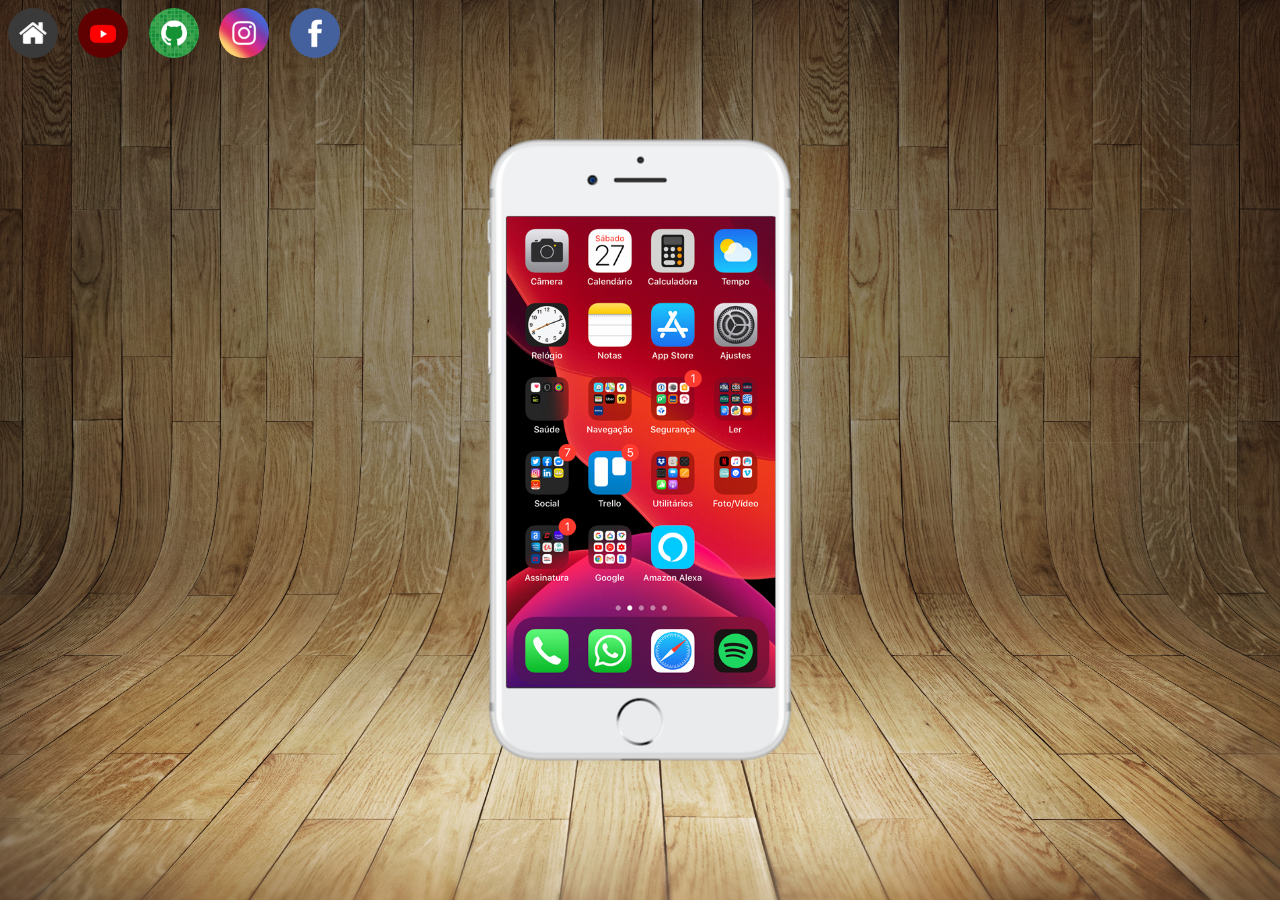
<file: index.html>
<!DOCTYPE html>
<html lang="pt-br">
<head>
    <meta charset="UTF-8">
    <meta name="viewport" content="width=device-width, initial-scale=1.0">
    <link rel="shortcut icon" href="favicon.ico" type="image/x-icon">
    <link rel="stylesheet" href="style.css">
    <title>Projeto rede sociais</title>
</head>
<body>
    <main>
        <section id="telefone">
            <iframe src="home.html" frameborder="0" name="tela" id="tela"></iframe>

        </section>
        <section id="botoes">
            <a href="home.html" target="tela"> <img src="imagens/logo-home.jpg" alt="home"></a> 
            <a href="youtube.html" target="tela" > <img src="imagens/logo-youtube.jpg" alt="youtube"></a> 
            <a href="github.html" target="tela"> <img src="imagens/logo-github.jpg" alt="github"></a> 
            <a href="instagram.html" target="tela"> <img src="imagens/logo-instagram.jpg" alt="intagram"></a> 
           <a href="facebook.html" target="tela"> <img src="imagens/logo-facebook.jpg" alt="facebook"></a> 


        </section>
    </main>
    
</body>
</html>
</file>
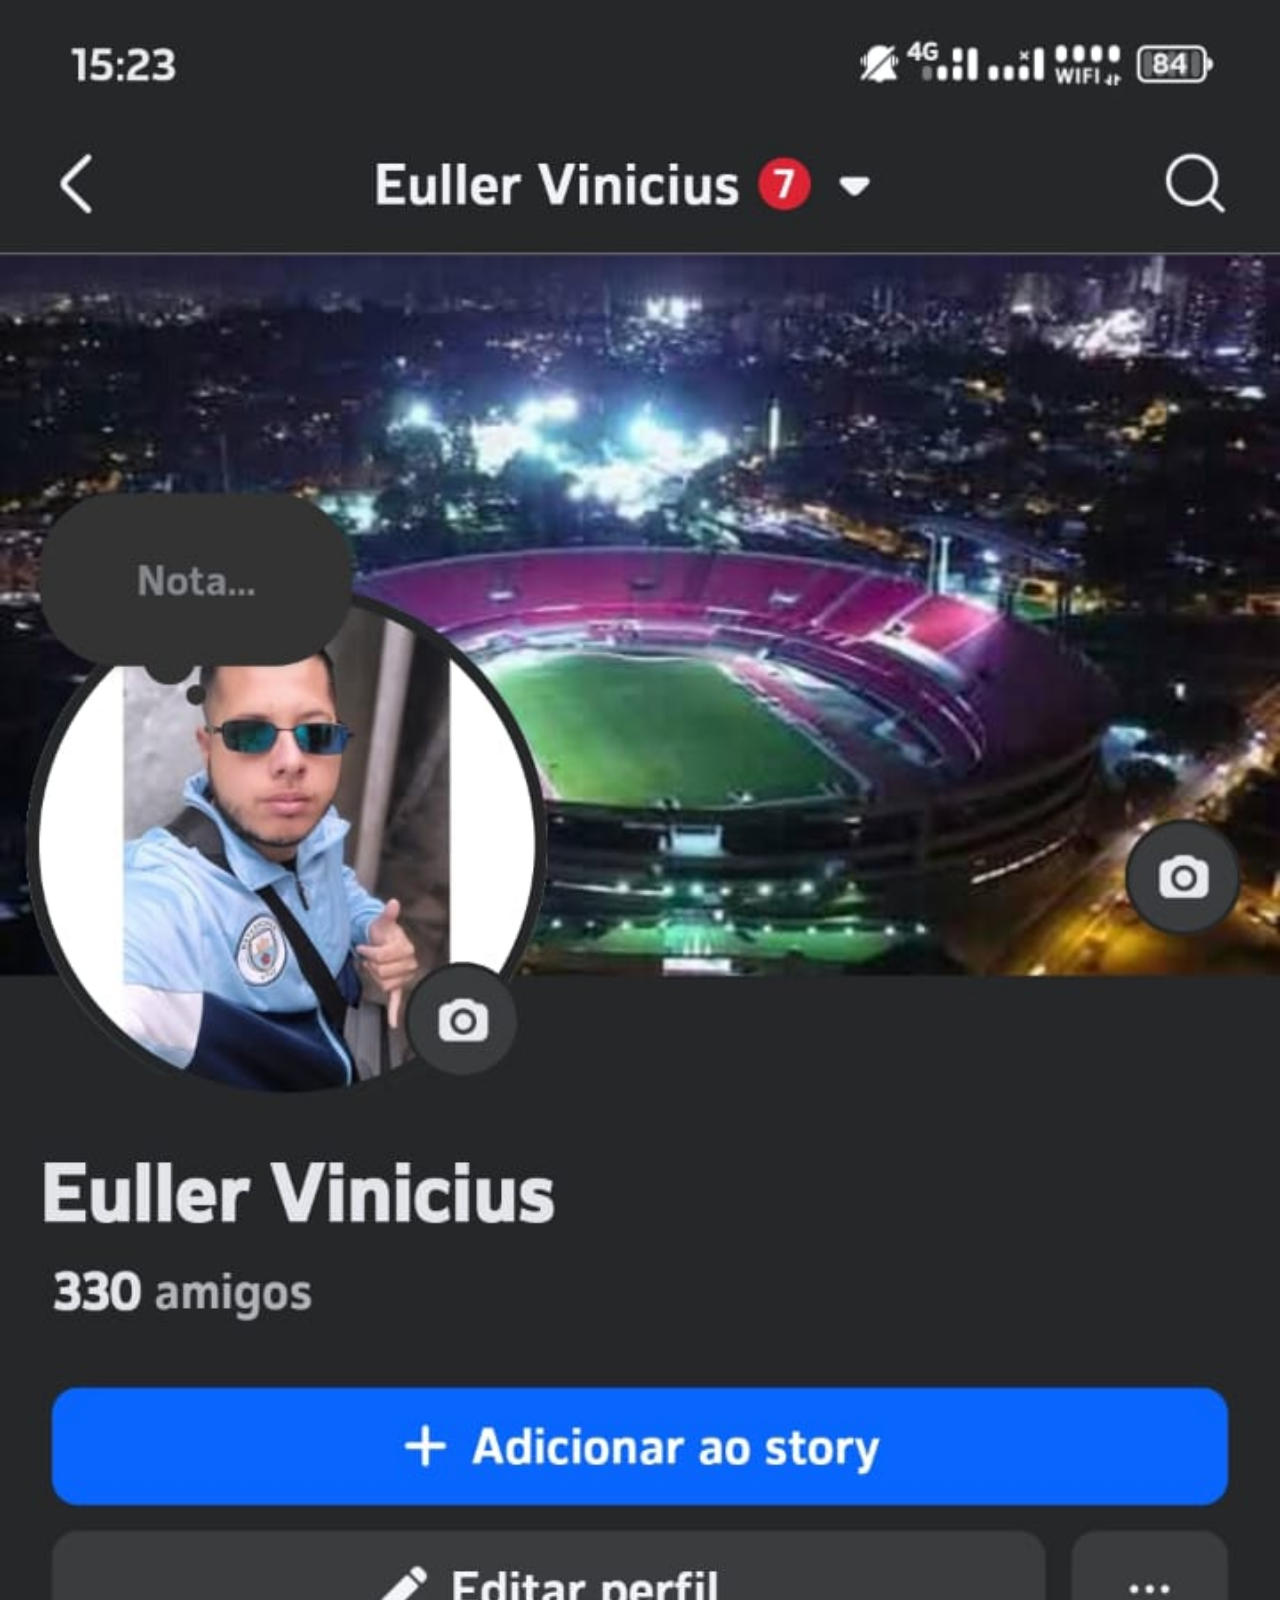
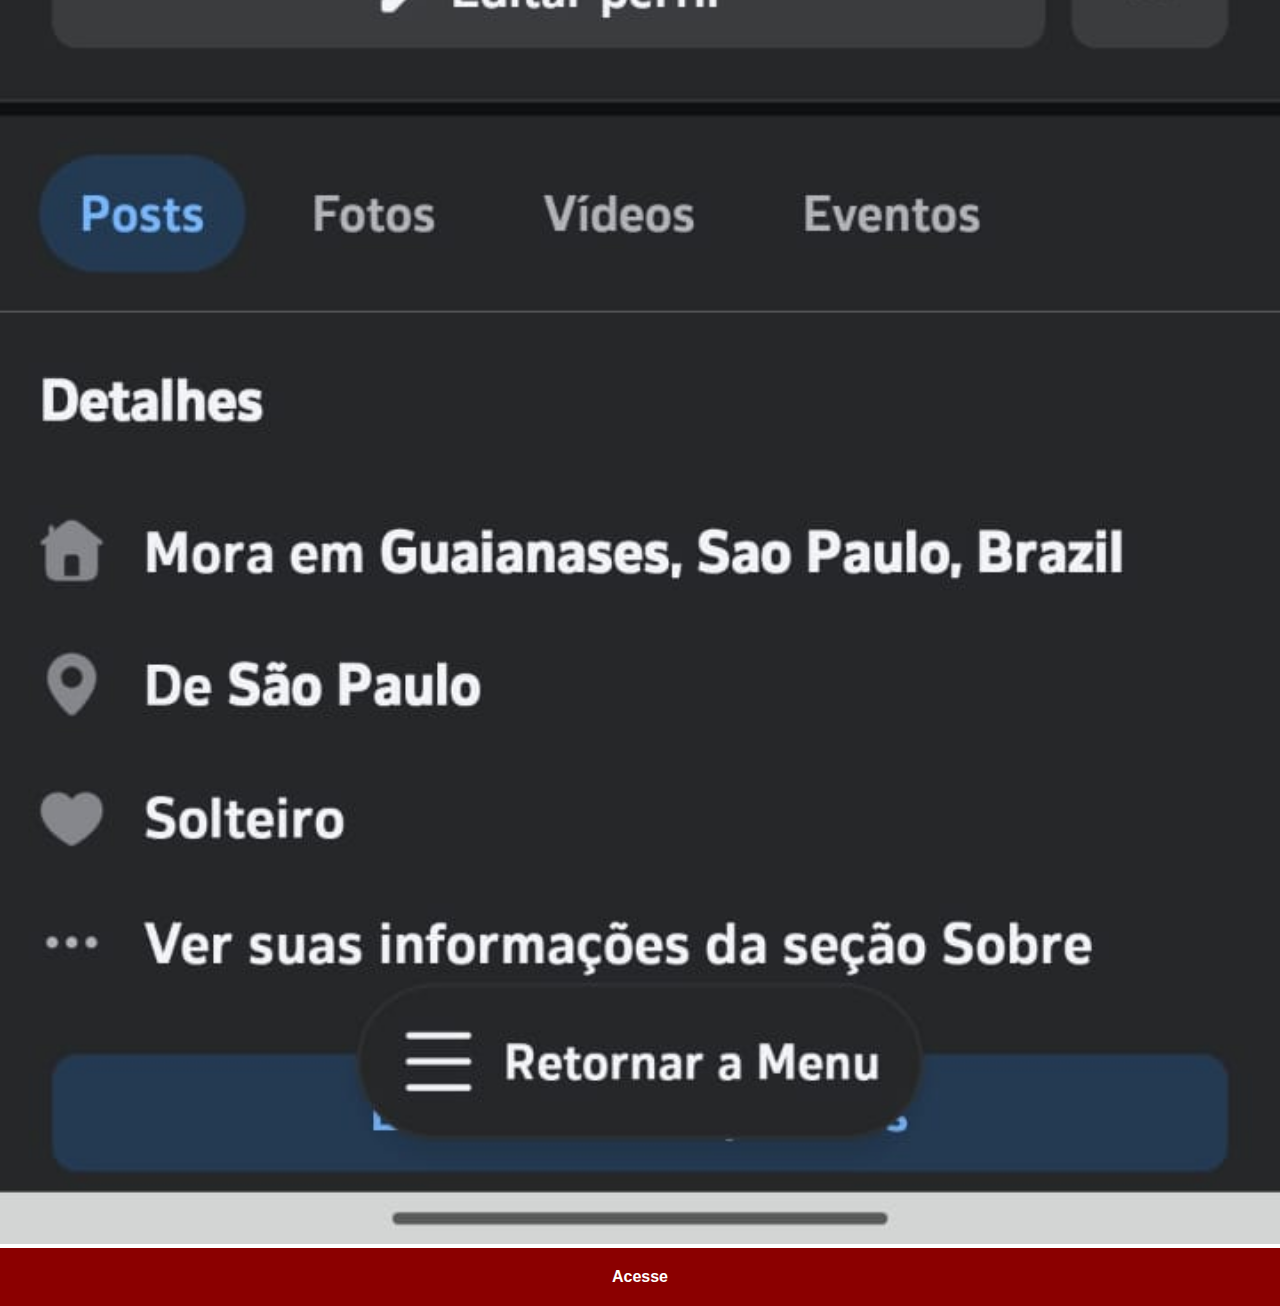
<file: facebook.html>
<!DOCTYPE html>
<html lang="pt-br">
<head>
    <meta charset="UTF-8">
    <meta name="viewport" content="width=device-width, initial-scale=1.0">
    <title>youtube</title>
    <style>
        *{
            margin: 0px;
            padding: 0px;
            font-family: Arial, Helvetica, sans-serif;
        }
        ::-webkit-scrollbar{
            width: 0px;
            height: 0px;
        }
        img{
            width: 100vw;

        }
        a{
            display: block;
            padding: 20px;
            background-color: darkred;
            color: white;
            text-align: center;
            text-decoration: none;
            font-weight: bolder;
        }
        a:hover{
            background-color: red;
        }

    </style>
</head>
<body>
    <img src="imagens/imagem facebook euller.jpg" alt="facebook">
    <a href="https://www.facebook.com/profile.php?id=100004625567285" target="_blank"> Acesse</a>
    
</body>
</html>
</file>
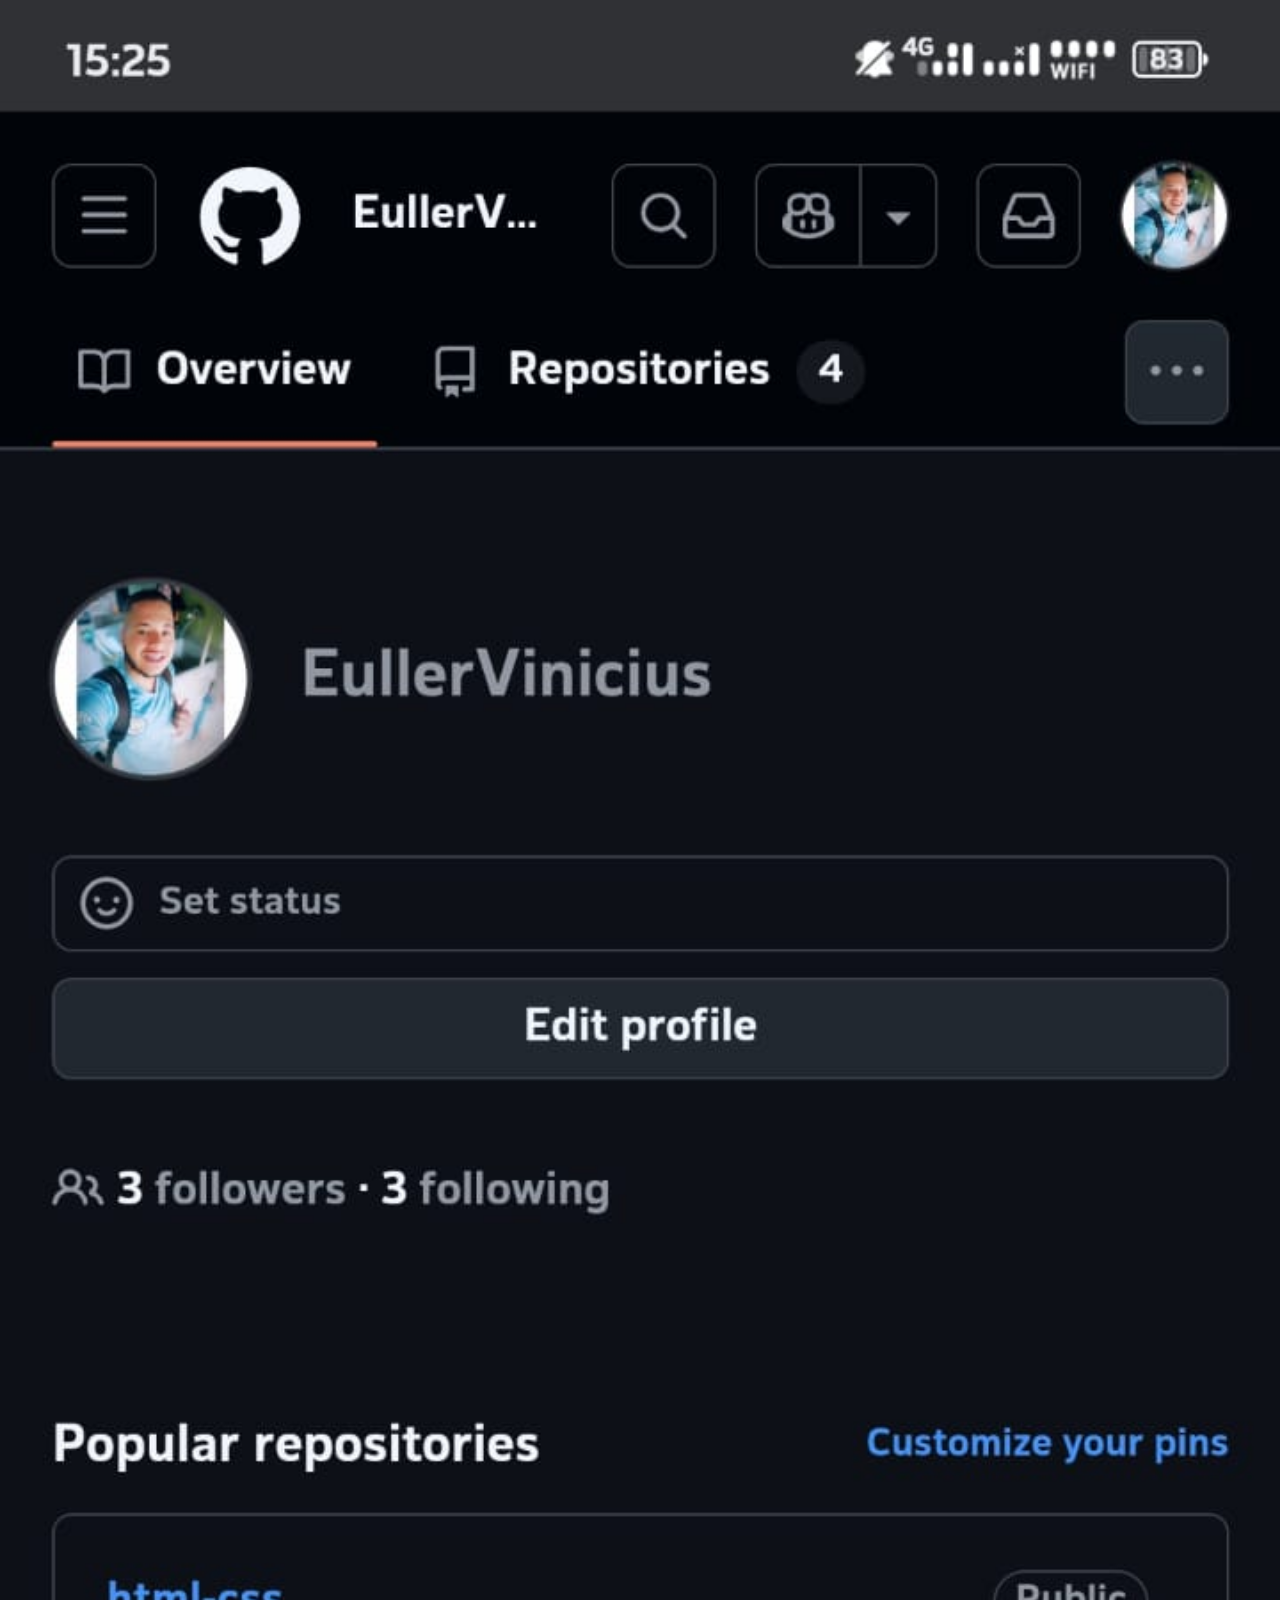
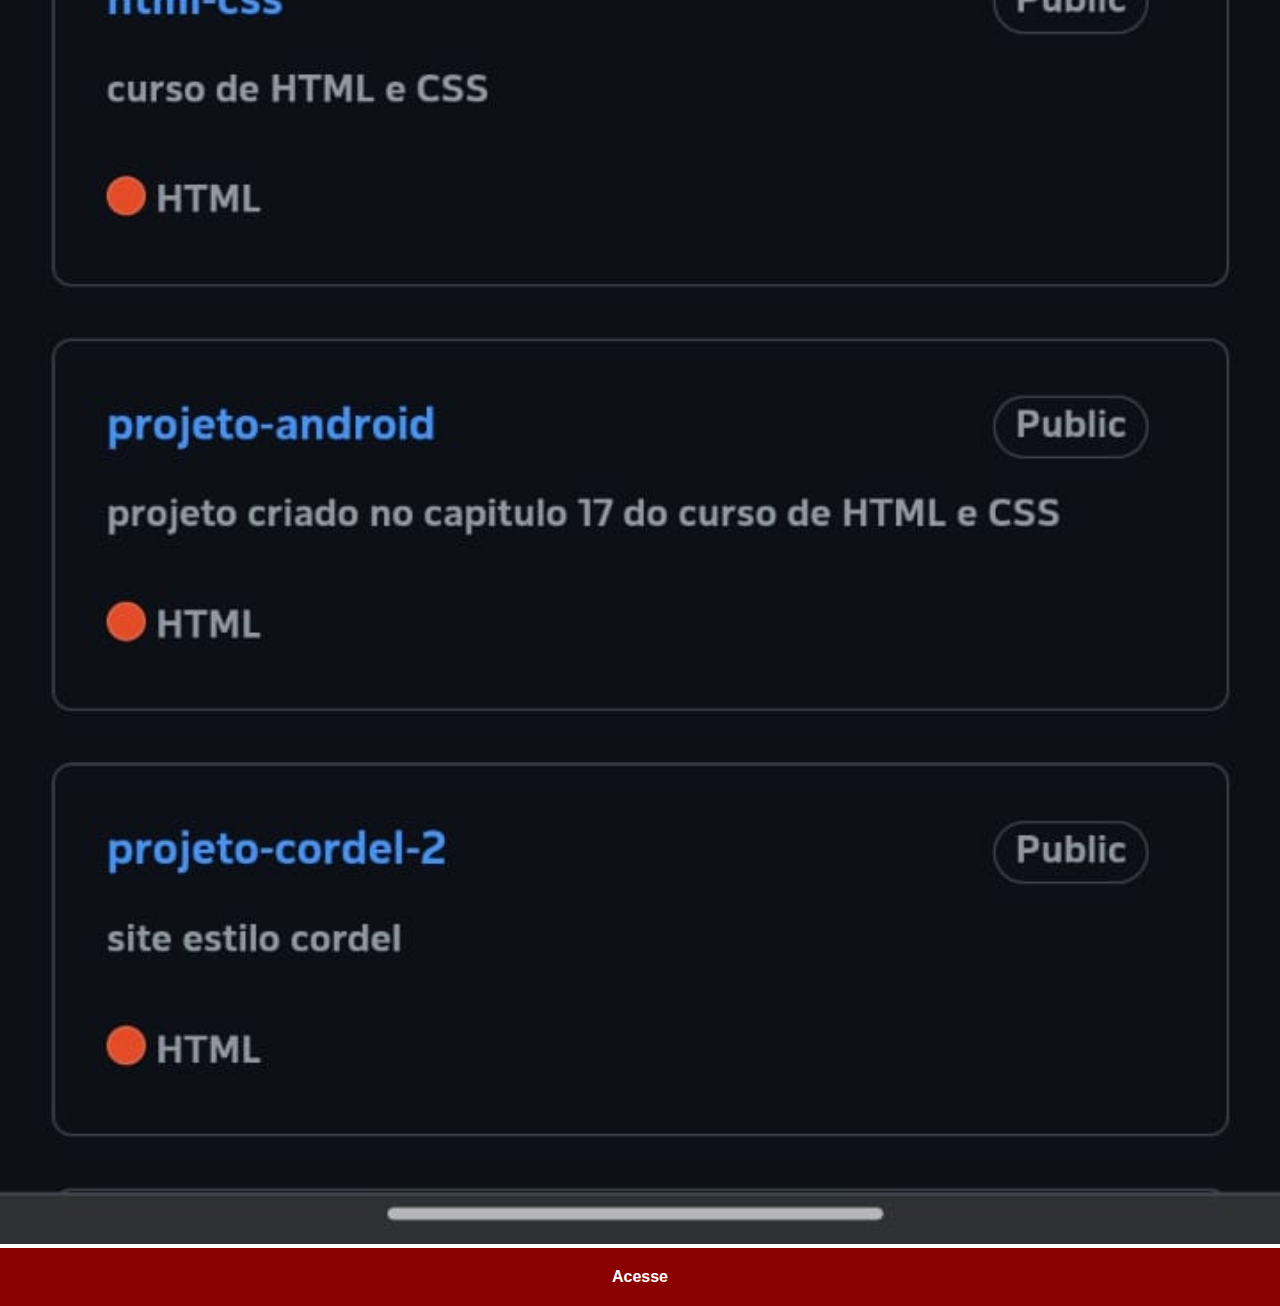
<file: github.html>
<!DOCTYPE html>
<html lang="pt-br">
<head>
    <meta charset="UTF-8">
    <meta name="viewport" content="width=device-width, initial-scale=1.0">
    <title>youtube</title>
    <style>
        *{
            margin: 0px;
            padding: 0px;
            font-family: Arial, Helvetica, sans-serif;
        }
        ::-webkit-scrollbar{
            width: 0px;
            height: 0px;
        }
        img{
            width: 100vw;

        }
        a{
            display: block;
            padding: 20px;
            background-color: darkred;
            color: white;
            text-align: center;
            text-decoration: none;
            font-weight: bolder;
        }
        a:hover{
            background-color: red;
        }

    </style>
</head>
<body>
    <img src="imagens/imagem github euller.jpg" alt="github">
    <a href="https://www.youtube.com/@Diversidademoderna01" target="_blank"> Acesse</a>
    
</body>
</html>
</file>
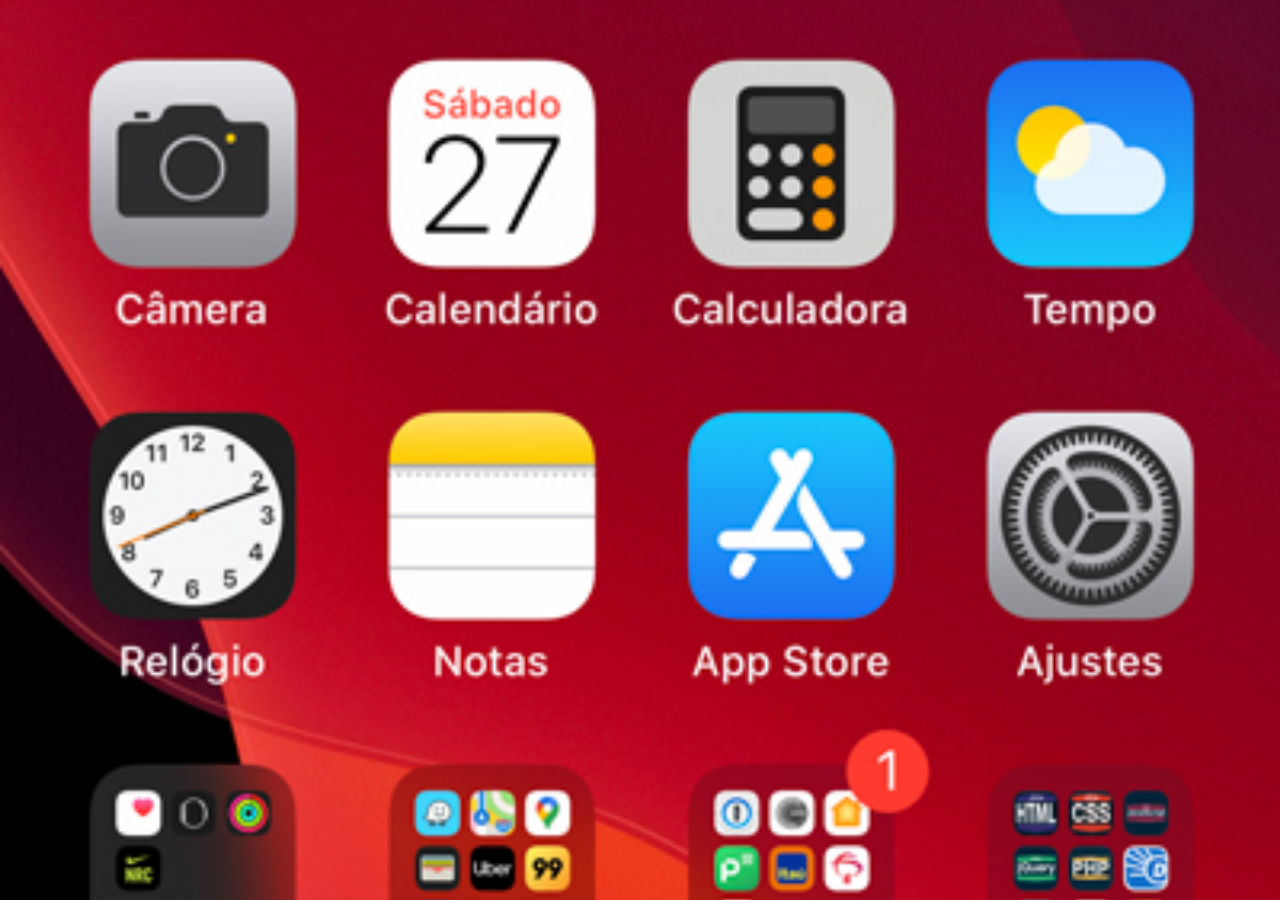
<file: home.html>
<!DOCTYPE html>
<html lang="pt-br">
<head>
    <meta charset="UTF-8">
    <meta name="viewport" content="width=device-width, initial-scale=1.0">
    <title>home</title>
    <style>
        *{
            margin: 0px;
            padding: 0px;
        }
        body{
            width: 100vw;
            height: 100vh;
           background: black url('imagens/tela-home.jpg') no-repeat top center;
            background-size: cover;
        }
    </style>
</head>
<body>
    
</body>
</html>
</file>
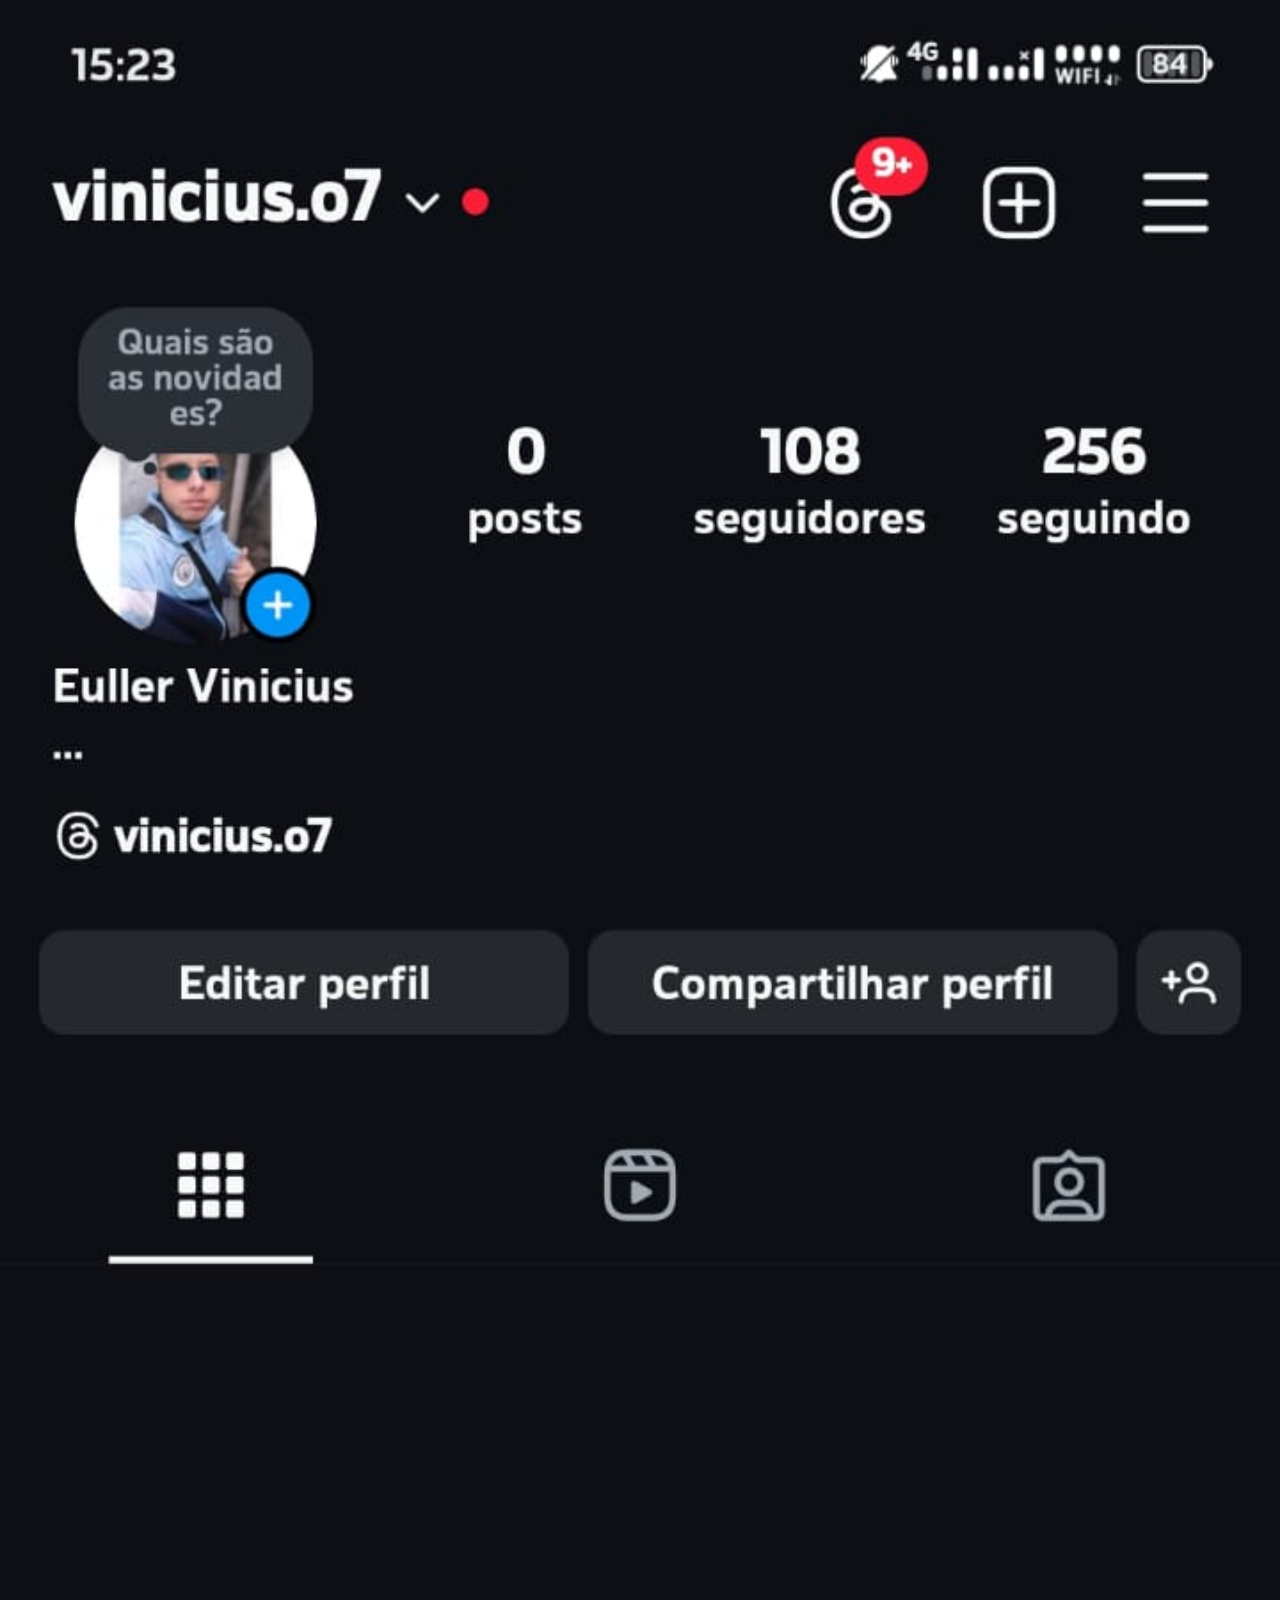
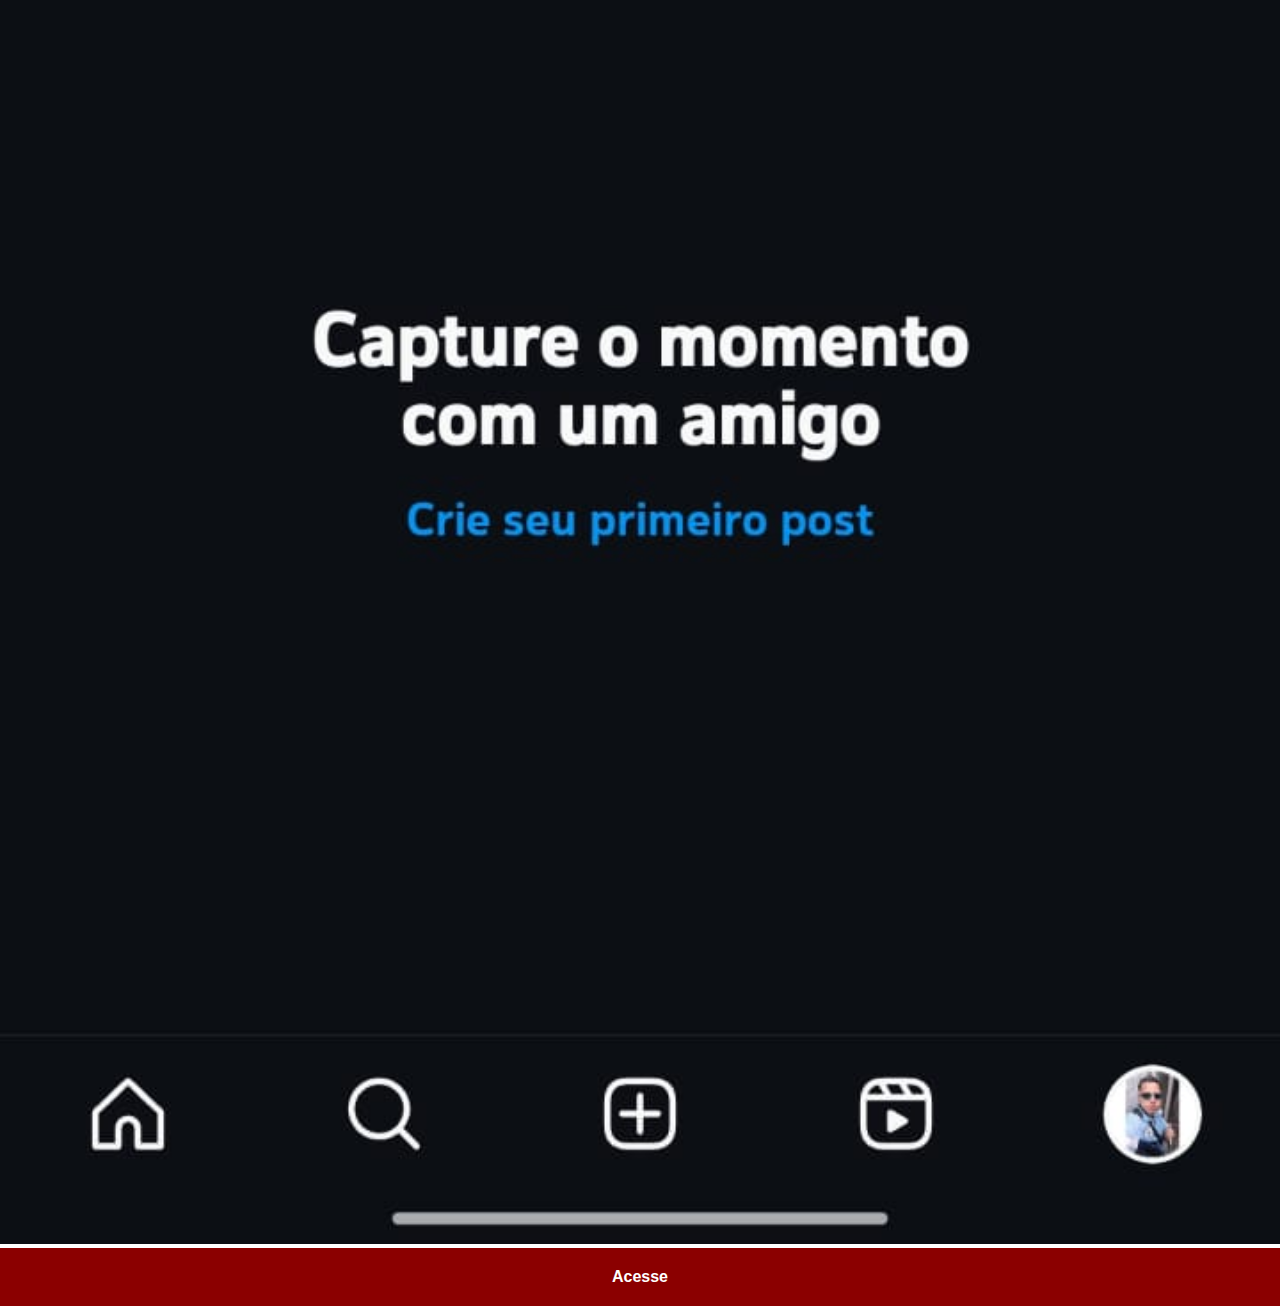
<file: instagram.html>
<!DOCTYPE html>
<html lang="pt-br">
<head>
    <meta charset="UTF-8">
    <meta name="viewport" content="width=device-width, initial-scale=1.0">
    <title>youtube</title>
    <style>
        *{
            margin: 0px;
            padding: 0px;
            font-family: Arial, Helvetica, sans-serif;
        }
        ::-webkit-scrollbar{
            width: 0px;
            height: 0px;
        }
        img{
            width: 100vw;

        }
        a{
            display: block;
            padding: 20px;
            background-color: darkred;
            color: white;
            text-align: center;
            text-decoration: none;
            font-weight: bolder;
        }
        a:hover{
            background-color: red;
        }

    </style>
</head>
<body>
    <img src="imagens/imagem instagram euller.jpg" alt="instagram">
    <a href="https://www.instagram.com/vinicius.o7/" target="_blank"> Acesse</a>
    
</body>
</html>
</file>
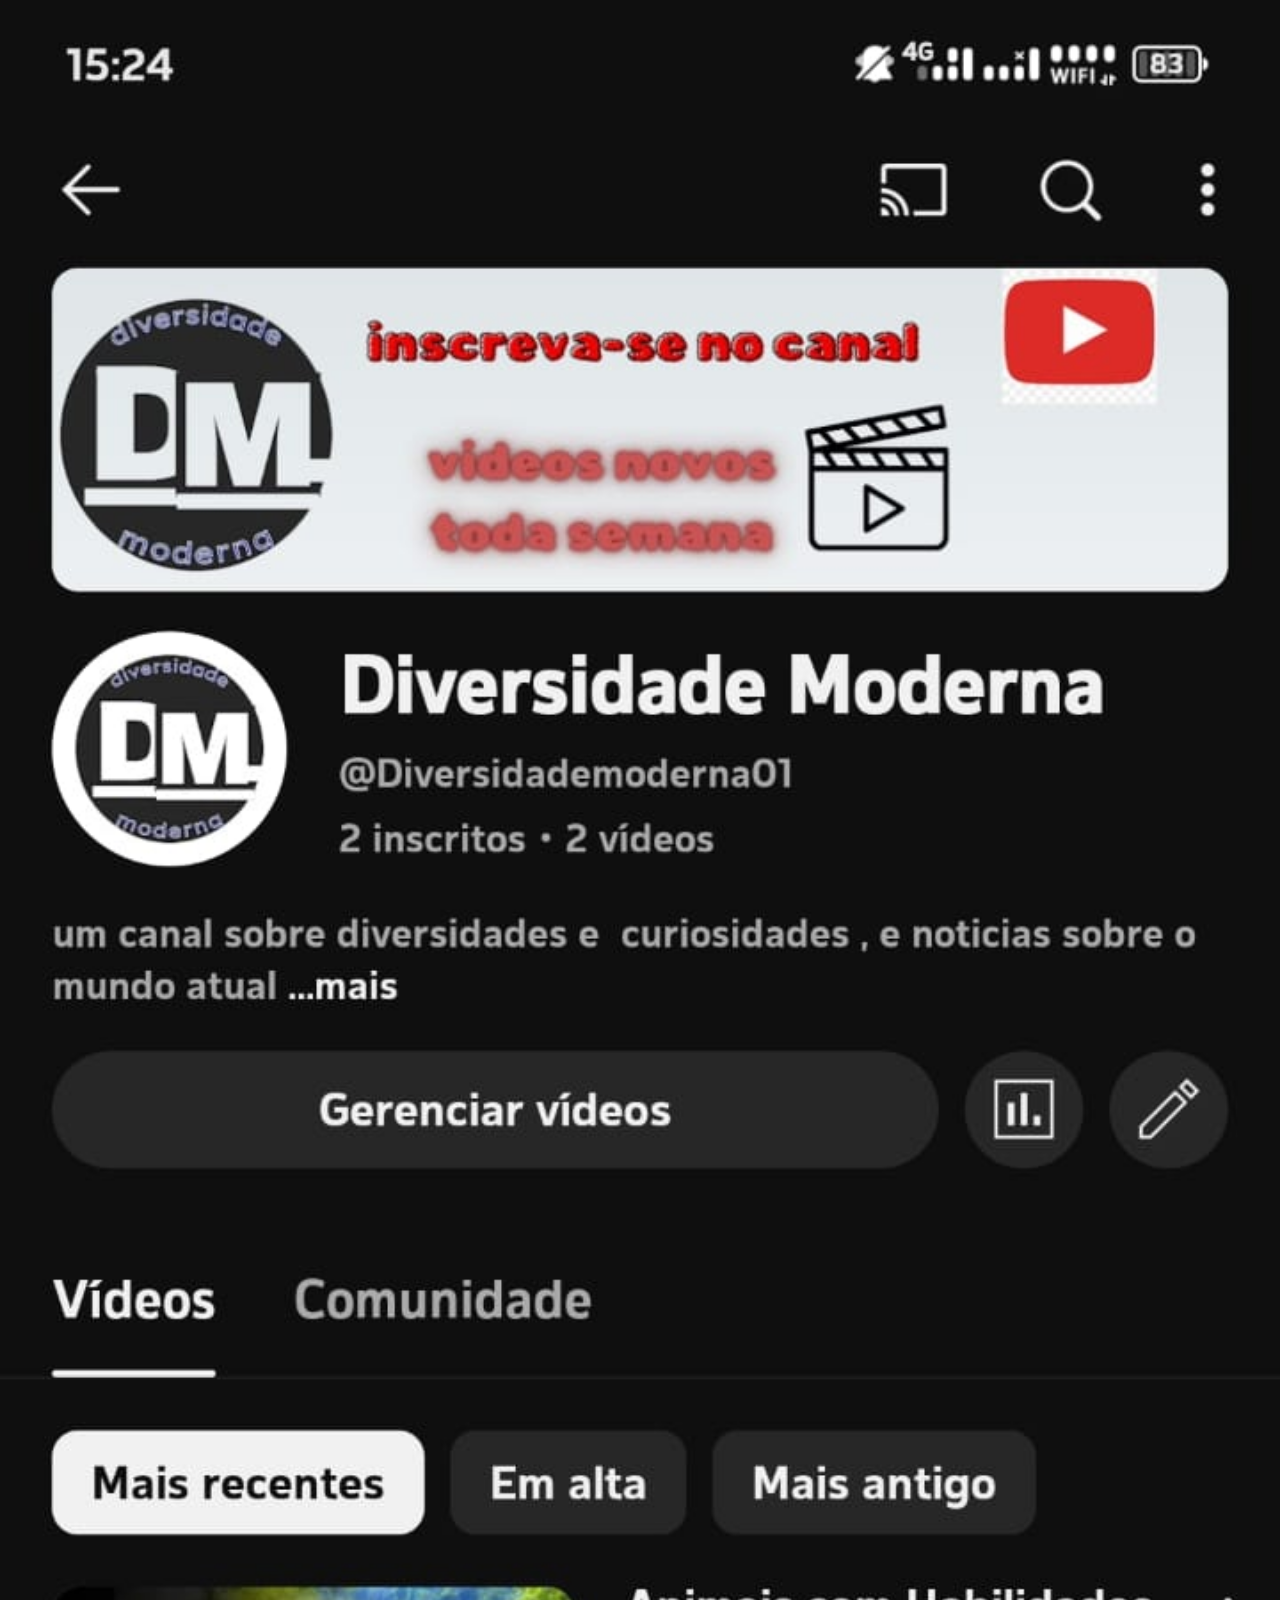
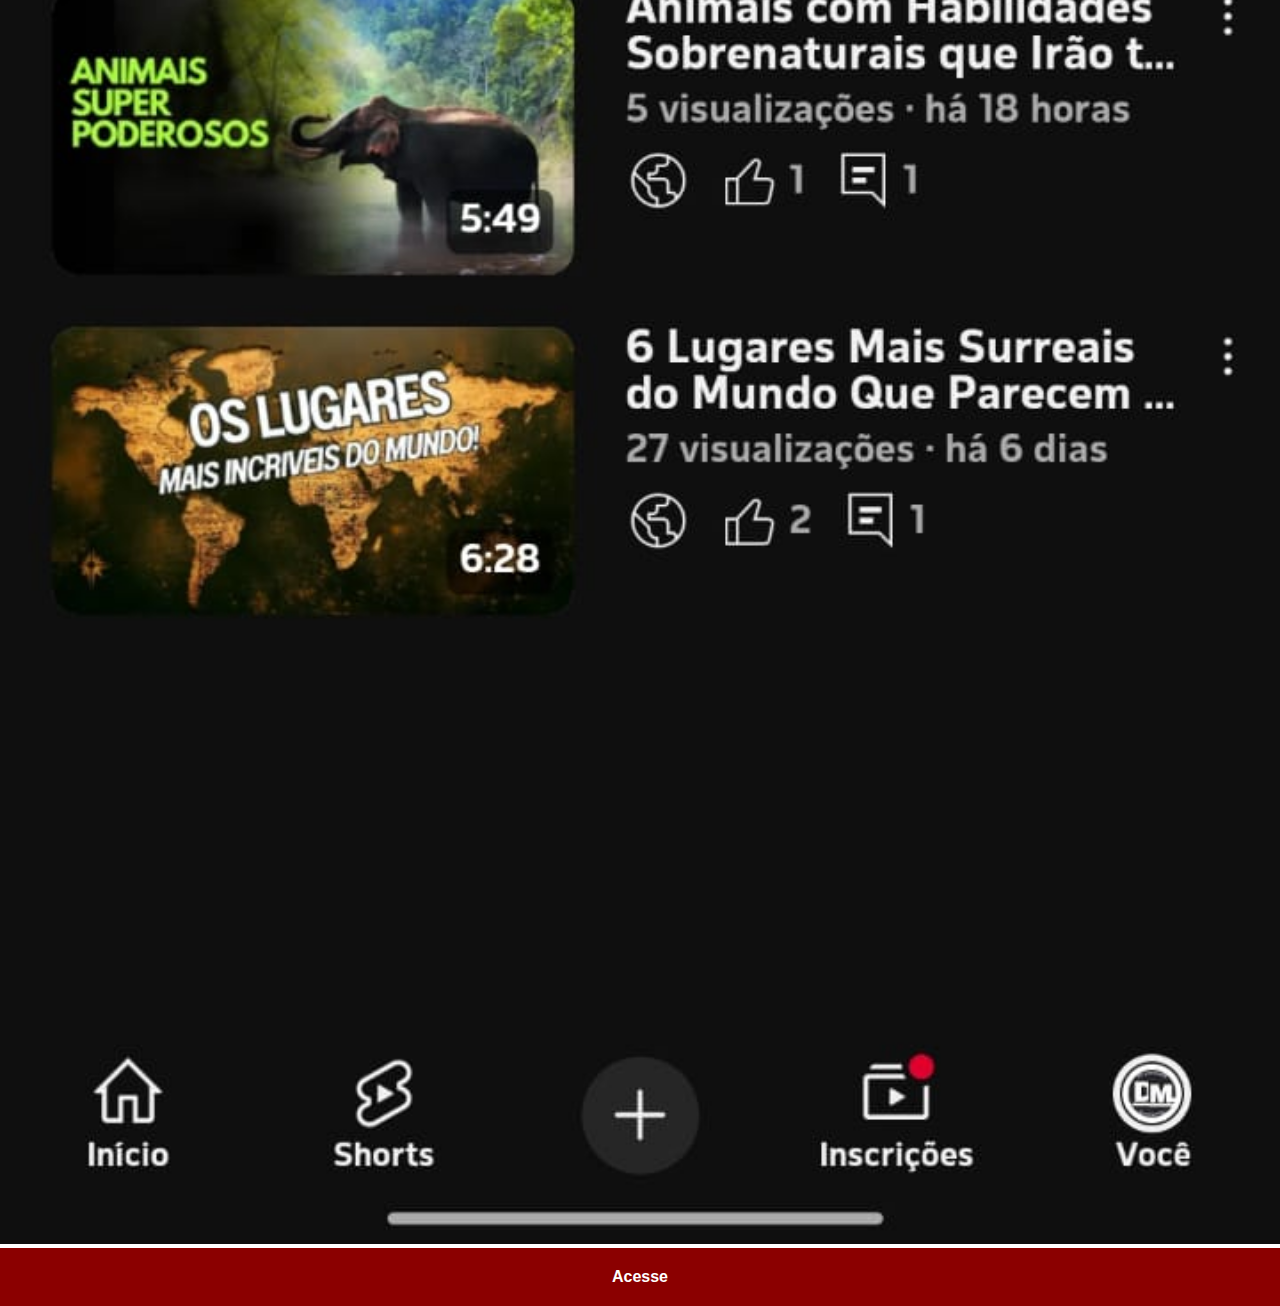
<file: youtube.html>
<!DOCTYPE html>
<html lang="pt-br">
<head>
    <meta charset="UTF-8">
    <meta name="viewport" content="width=device-width, initial-scale=1.0">
    <title>youtube</title>
    <style>
        *{
            margin: 0px;
            padding: 0px;
            font-family: Arial, Helvetica, sans-serif;
        }
        ::-webkit-scrollbar{
            width: 0px;
            height: 0px;
        }
        img{
            width: 100vw;

        }
        a{
            display: block;
            padding: 20px;
            background-color: darkred;
            color: white;
            text-align: center;
            text-decoration: none;
            font-weight: bolder;
        }
        a:hover{
            background-color: red;
        }

    </style>
</head>
<body>
    <img src="imagens/imagem youtube dm.jpg" alt="youtube">
    <a href="https://www.youtube.com/@Diversidademoderna01" target="_blank"> Acesse</a>
    
</body>
</html>
</file>
<file: style.css>
@charset "UTF=8";

*{
    margin: 0px;
    padding: 0px;
    font-family: Arial, Helvetica, sans-serif;
}
html, body{
    width: 100vw;
    height: 100vh;
    background-color: black;
}
body{
    background: url(imagens/fundo-madeira.jpg) no-repeat top center;
    background-size: cover;
    background-attachment: fixed;
}
main{
    height: 100vh;
    position: relative;
}
section#telefone{
    position: absolute;
    top: 50%;
    left: 50%;
    transform: translate(-50%, -50%);
    background: url(imagens/frame-iphone.png) no-repeat;
    width: 311px;
    height: 627px;
}
iframe#tela{
    position: relative;
    top: 80px;
    left: 22px;
    width: 269px;
    height: 471px;
}
section#botoes img{
    width: 50px;
    margin: 8px;
    border-radius: 50%;
    box-shadow: 2px solid rgba(0, 0, 0, 0.555);
    box-sizing: border-box;
}
section#botoes{
   
}
section#botoes img:hover{
    border: 2px solid rgba(255, 255, 255, 0.637);
    transform: translate(-2px -2px);
    box-shadow: 5px 5px 10px rgba(0, 0, 0, 0.452);
    transition: transform .2s, border .2s;
    
}
</file>
